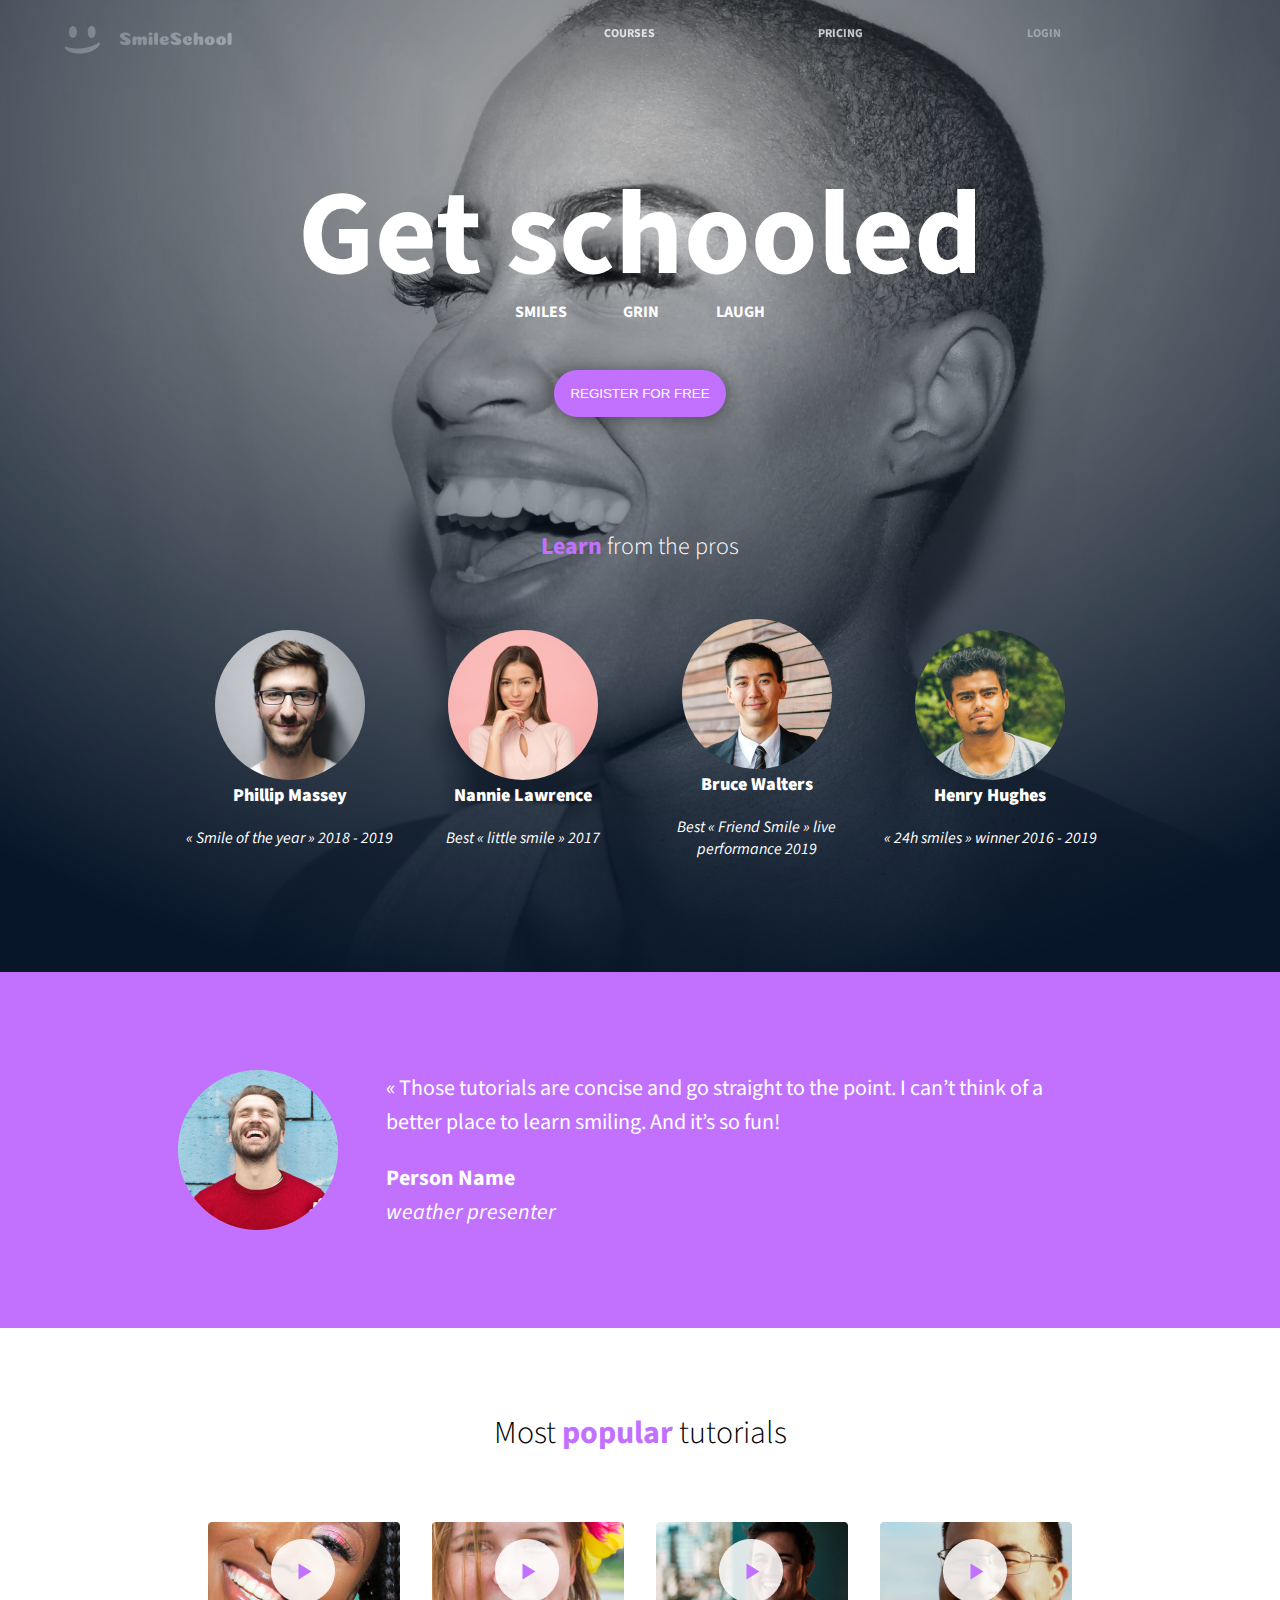
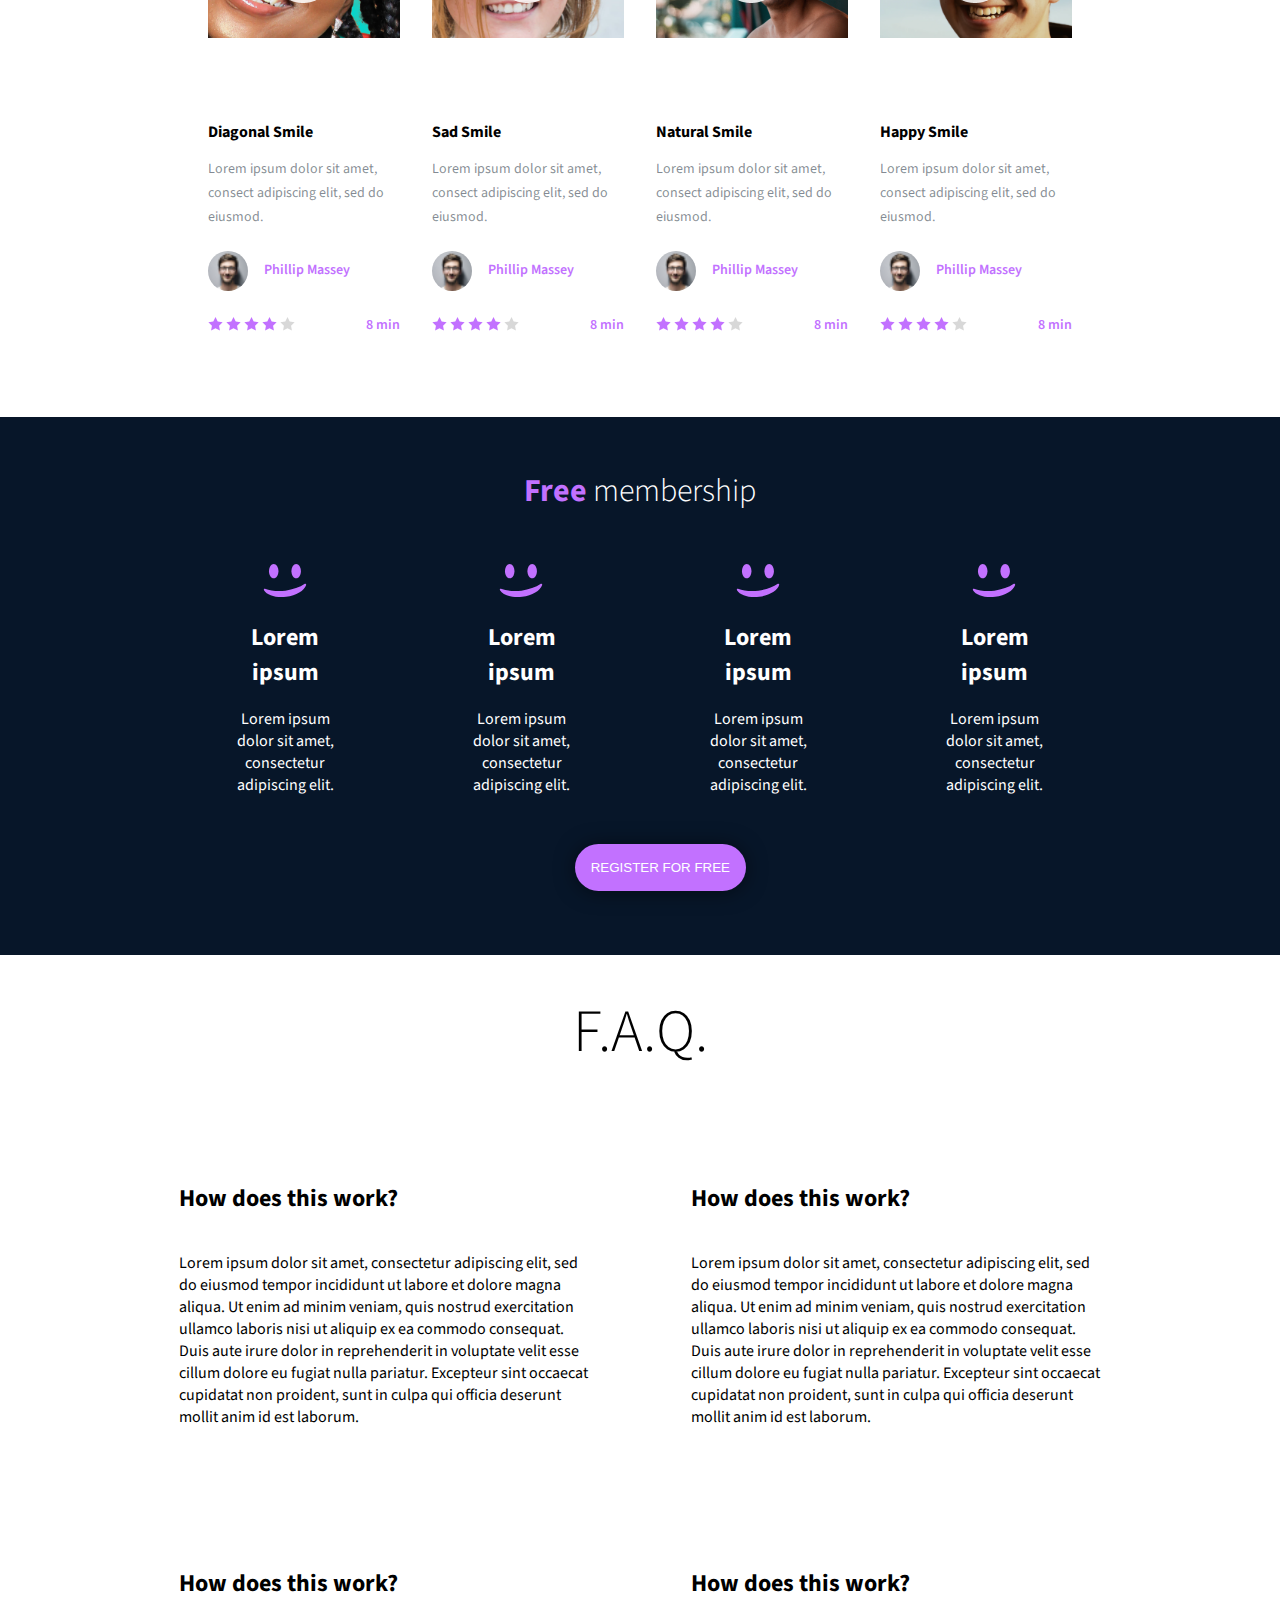
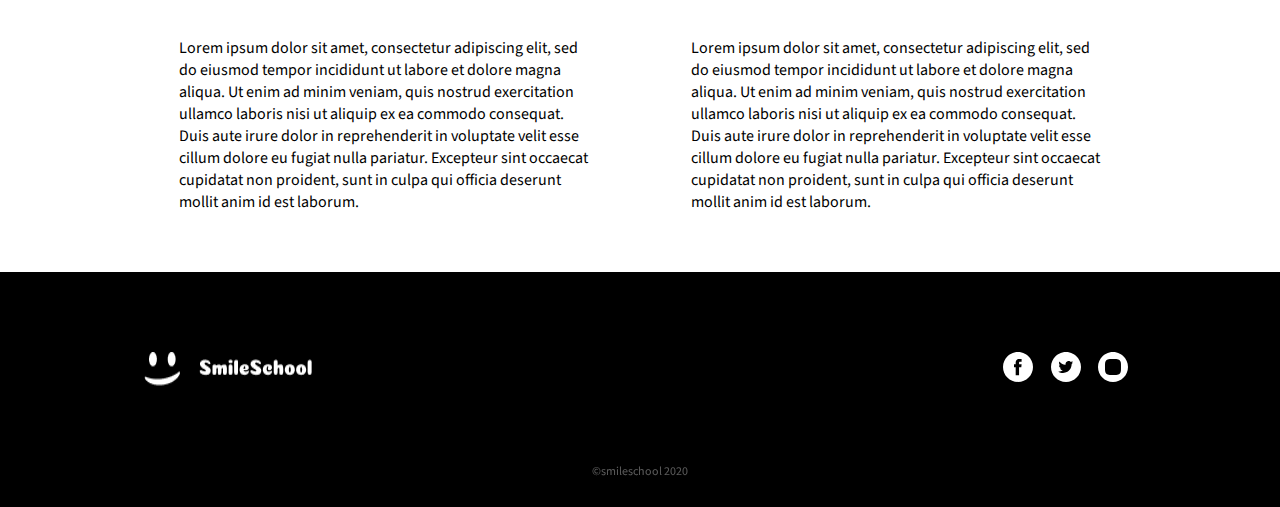
<file: css_advanced/index.html>
<!DOCTYPE html>
<html lang="en">

<head>
    <meta charset="UTF-8">
    <meta http-equiv="X-UA-Compatible" content="IE=edge">
    <meta name="viewport" content="width=device-width, initial-scale=1.0">
    <link href='https://fonts.googleapis.com/css?family=Source+Sans+Pro' rel='stylesheet' type='text/css'>
    <link rel="stylesheet" href="styles.css">
    <title>Document</title>
</head>

<body>
    <header>
        <div class="logo"><a><img src="imgs/logo.png" alt="logo" /></a></div>
        <div class="nav-urls">
            <a href="">courses</a><a href="">pricing</a><a href="">login</a>
        </div>
    </header>
    <main>
        <section class="header-section">
            <div class="schooled">
                <h1 class="schooled-title">
                    Get schooled
                </h1>
                <p class="schooled-text">
                    <span>SMILES</span>
                    <span>GRIN</span>
                    <span>LAUGH</span>
                </p>
                <button class="register-btn">REGISTER FOR FREE</button>
            </div>
            <div class="pros">
                <h2 class="pros-title"><span class="secondary-color">Learn</span> from the pros</h2>
                <div class="pros-block">
                    <div class="pros-card">
                        <img src="imgs/philip.png" alt="philip">
                        <h3>Phillip Massey</h3>
                        <p>« Smile of the year » 2018 - 2019</p>
                    </div>
                    <div class="pros-card">
                        <img src="imgs/nannie.png" alt="nannie">
                        <h3>Nannie Lawrence</h3>
                        <p>Best « little smile » 2017</p>
                    </div>
                    <div class="pros-card">
                        <img src="imgs/bruce.png" alt="bruce">
                        <h3>Bruce Walters</h3>
                        <p>Best « Friend Smile » live performance 2019</p>
                    </div>
                    <div class="pros-card">
                        <img src="imgs/henry.png" alt="henry">
                        <h3>Henry Hughes</h3>
                        <p>« 24h smiles » winner 2016 - 2019</p>
                    </div>
                </div>
            </div>
        </section>
        <section class="presenter-section">
            <div class="presenter-block">
                <img src="imgs/avatar.png" alt="avatar">
                <div>
                    <blockquote>
                        « Those tutorials are concise and go straight to the point. I can’t think of a better
                        place to learn smiling. And it’s so fun!
                    </blockquote>
                    <p class="person-name">Person Name</p>
                    <p class="weather">weather presenter</p>
                </div>
            </div>
        </section>
        <section class="videos-section">
            <h1>Most <span class="secondary-color">popular</span> tutorials</h1>
            <div class="videos-list">
                <div class="video-card">
                    <img src="imgs/preview_diag.png" alt="">
                    <a class="play" href="#"><img src="imgs/play.png" alt=""></a>
                    <h2 class="video-title">
                        Diagonal Smile
                    </h2>
                    <p class="video-desc">
                        Lorem ipsum dolor sit amet, consect adipiscing elit, sed do eiusmod.
                    </p>
                    <div class="author">
                        <img class="author-img" src="imgs/philip_sm.png" alt="philip_sm">
                        <h3 class="author-name">Phillip Massey</h3>
                    </div>
                    <div class="rating-duration">
                        <div class="rating">
                            <img src="svgs/Star_1.svg" alt="Star_1">
                            <img src="svgs/Star_1.svg" alt="Star_1">
                            <img src="svgs/Star_1.svg" alt="Star_1">
                            <img src="svgs/Star_1.svg" alt="Star_1">
                            <img src="svgs/Star_5.svg" alt="Star_5">
                        </div>
                        <p class="duration">8 min</p>
                    </div>
                </div>
                <div class="video-card">
                    <img src="imgs/preview_sad.png" alt="">
                    <a class="play" href="#"><img src="imgs/play.png" alt=""></a>
                    <h2 class="video-title">
                        Sad Smile
                    </h2>
                    <p class="video-desc">
                        Lorem ipsum dolor sit amet, consect adipiscing elit, sed do eiusmod.
                    </p>
                    <div class="author">
                        <img class="author-img" src="imgs/philip_sm.png" alt="philip_sm">
                        <h3 class="author-name">Phillip Massey</h3>
                    </div>
                    <div class="rating-duration">
                        <div class="rating">
                            <img src="svgs/Star_1.svg" alt="Star_1">
                            <img src="svgs/Star_1.svg" alt="Star_1">
                            <img src="svgs/Star_1.svg" alt="Star_1">
                            <img src="svgs/Star_1.svg" alt="Star_1">
                            <img src="svgs/Star_5.svg" alt="Star_5">
                        </div>
                        <p class="duration">8 min</p>
                    </div>
                </div>
                <div class="video-card">
                    <img src="imgs/preview_nat.png" alt="">
                    <a class="play" href="#"><img src="imgs/play.png" alt=""></a>
                    <h2 class="video-title">
                        Natural Smile
                    </h2>
                    <p class="video-desc">
                        Lorem ipsum dolor sit amet, consect adipiscing elit, sed do eiusmod.
                    </p>
                    <div class="author">
                        <img class="author-img" src="imgs/philip_sm.png" alt="philip_sm">
                        <h3 class="author-name">Phillip Massey</h3>
                    </div>
                    <div class="rating-duration">
                        <div class="rating">
                            <img src="svgs/Star_1.svg" alt="Star_1">
                            <img src="svgs/Star_1.svg" alt="Star_1">
                            <img src="svgs/Star_1.svg" alt="Star_1">
                            <img src="svgs/Star_1.svg" alt="Star_1">
                            <img src="svgs/Star_5.svg" alt="Star_5">
                        </div>
                        <p class="duration">8 min</p>
                    </div>
                </div>
                <div class="video-card">
                    <img src="imgs/preview_hap.png" alt="">
                    <a class="play" href="#"><img src="imgs/play.png" alt=""></a>
                    <h2 class="video-title">
                        Happy Smile
                    </h2>
                    <p class="video-desc">
                        Lorem ipsum dolor sit amet, consect adipiscing elit, sed do eiusmod.
                    </p>
                    <div class="author">
                        <img class="author-img" src="imgs/philip_sm.png" alt="philip_sm">
                        <h3 class="author-name">Phillip Massey</h3>
                    </div>
                    <div class="rating-duration">
                        <div class="rating">
                            <img src="svgs/Star_1.svg" alt="Star_1">
                            <img src="svgs/Star_1.svg" alt="Star_1">
                            <img src="svgs/Star_1.svg" alt="Star_1">
                            <img src="svgs/Star_1.svg" alt="Star_1">
                            <img src="svgs/Star_5.svg" alt="Star_5">
                        </div>
                        <p class="duration">8 min</p>
                    </div>
                </div>
            </div>
        </section>
        <section class="membership-section">
            <h1><span class="secondary-color">Free</span> membership</h1>
            <div class="memberships">
                <div class="membership-card">
                    <img src="svgs/smile.svg" alt="smile">
                    <h2>Lorem ipsum</h2>
                    <p>
                        Lorem ipsum dolor sit amet, consectetur adipiscing elit.
                    </p>
                </div>
                <div class="membership-card">
                    <img src="svgs/smile.svg" alt="smile">
                    <h2>Lorem ipsum</h2>
                    <p>
                        Lorem ipsum dolor sit amet, consectetur adipiscing elit.
                    </p>
                </div>
                <div class="membership-card">
                    <img src="svgs/smile.svg" alt="smile">
                    <h2>Lorem ipsum</h2>
                    <p>
                        Lorem ipsum dolor sit amet, consectetur adipiscing elit.
                    </p>
                </div>
                <div class="membership-card">
                    <img src="svgs/smile.svg" alt="smile">
                    <h2>Lorem ipsum</h2>
                    <p>
                        Lorem ipsum dolor sit amet, consectetur adipiscing elit.
                    </p>
                </div>
            </div>
            <button class="register-btn">REGISTER FOR FREE</button>
        </section>
        <section class="faq-section">
            <h1>F.A.Q.</h1>
            <div class="faq-list">
                <div class="faq-item">
                    <h2>How does this work?</h2>
                    <p>
                        Lorem ipsum dolor sit amet, consectetur adipiscing elit, sed do eiusmod tempor incididunt ut
                        labore et dolore magna aliqua. Ut enim ad minim veniam, quis nostrud exercitation ullamco
                        laboris nisi ut aliquip ex ea commodo consequat. Duis aute irure dolor in reprehenderit in
                        voluptate velit esse cillum dolore eu fugiat nulla pariatur. Excepteur sint occaecat cupidatat
                        non proident, sunt in culpa qui officia deserunt mollit anim id est laborum.
                    </p>
                </div>
                <div class="faq-item">
                    <h2>How does this work?</h2>
                    <p>
                        Lorem ipsum dolor sit amet, consectetur adipiscing elit, sed do eiusmod tempor incididunt ut
                        labore et dolore magna aliqua. Ut enim ad minim veniam, quis nostrud exercitation ullamco
                        laboris nisi ut aliquip ex ea commodo consequat. Duis aute irure dolor in reprehenderit in
                        voluptate velit esse cillum dolore eu fugiat nulla pariatur. Excepteur sint occaecat cupidatat
                        non proident, sunt in culpa qui officia deserunt mollit anim id est laborum.
                    </p>
                </div>
            </div>
            <div class="faq-list">
                <div class="faq-item">
                    <h2>How does this work?</h2>
                    <p>
                        Lorem ipsum dolor sit amet, consectetur adipiscing elit, sed do eiusmod tempor incididunt ut
                        labore et dolore magna aliqua. Ut enim ad minim veniam, quis nostrud exercitation ullamco
                        laboris nisi ut aliquip ex ea commodo consequat. Duis aute irure dolor in reprehenderit in
                        voluptate velit esse cillum dolore eu fugiat nulla pariatur. Excepteur sint occaecat cupidatat
                        non proident, sunt in culpa qui officia deserunt mollit anim id est laborum.
                    </p>
                </div>
                <div class="faq-item">
                    <h2>How does this work?</h2>
                    <p>
                        Lorem ipsum dolor sit amet, consectetur adipiscing elit, sed do eiusmod tempor incididunt ut
                        labore et dolore magna aliqua. Ut enim ad minim veniam, quis nostrud exercitation ullamco
                        laboris nisi ut aliquip ex ea commodo consequat. Duis aute irure dolor in reprehenderit in
                        voluptate velit esse cillum dolore eu fugiat nulla pariatur. Excepteur sint occaecat cupidatat
                        non proident, sunt in culpa qui officia deserunt mollit anim id est laborum.
                    </p>
                </div>
            </div>
        </section>
    </main>
    <footer>
        <div class="ft-container">
            <div class="nav-ft">
                <img src="imgs/logo.png" alt="">
                <div>
                    <a href=""><img src="svgs/facebook.svg" alt=""></a>
                    <a href=""><img src="svgs/twitter.svg" alt=""></a>
                    <a href=""><img src="svgs/Combined Shape.svg" alt=""></a>
                </div>
            </div>
            <p>©smileschool 2020</p>
        </div>
    </footer>
</body>

</html>
</file>
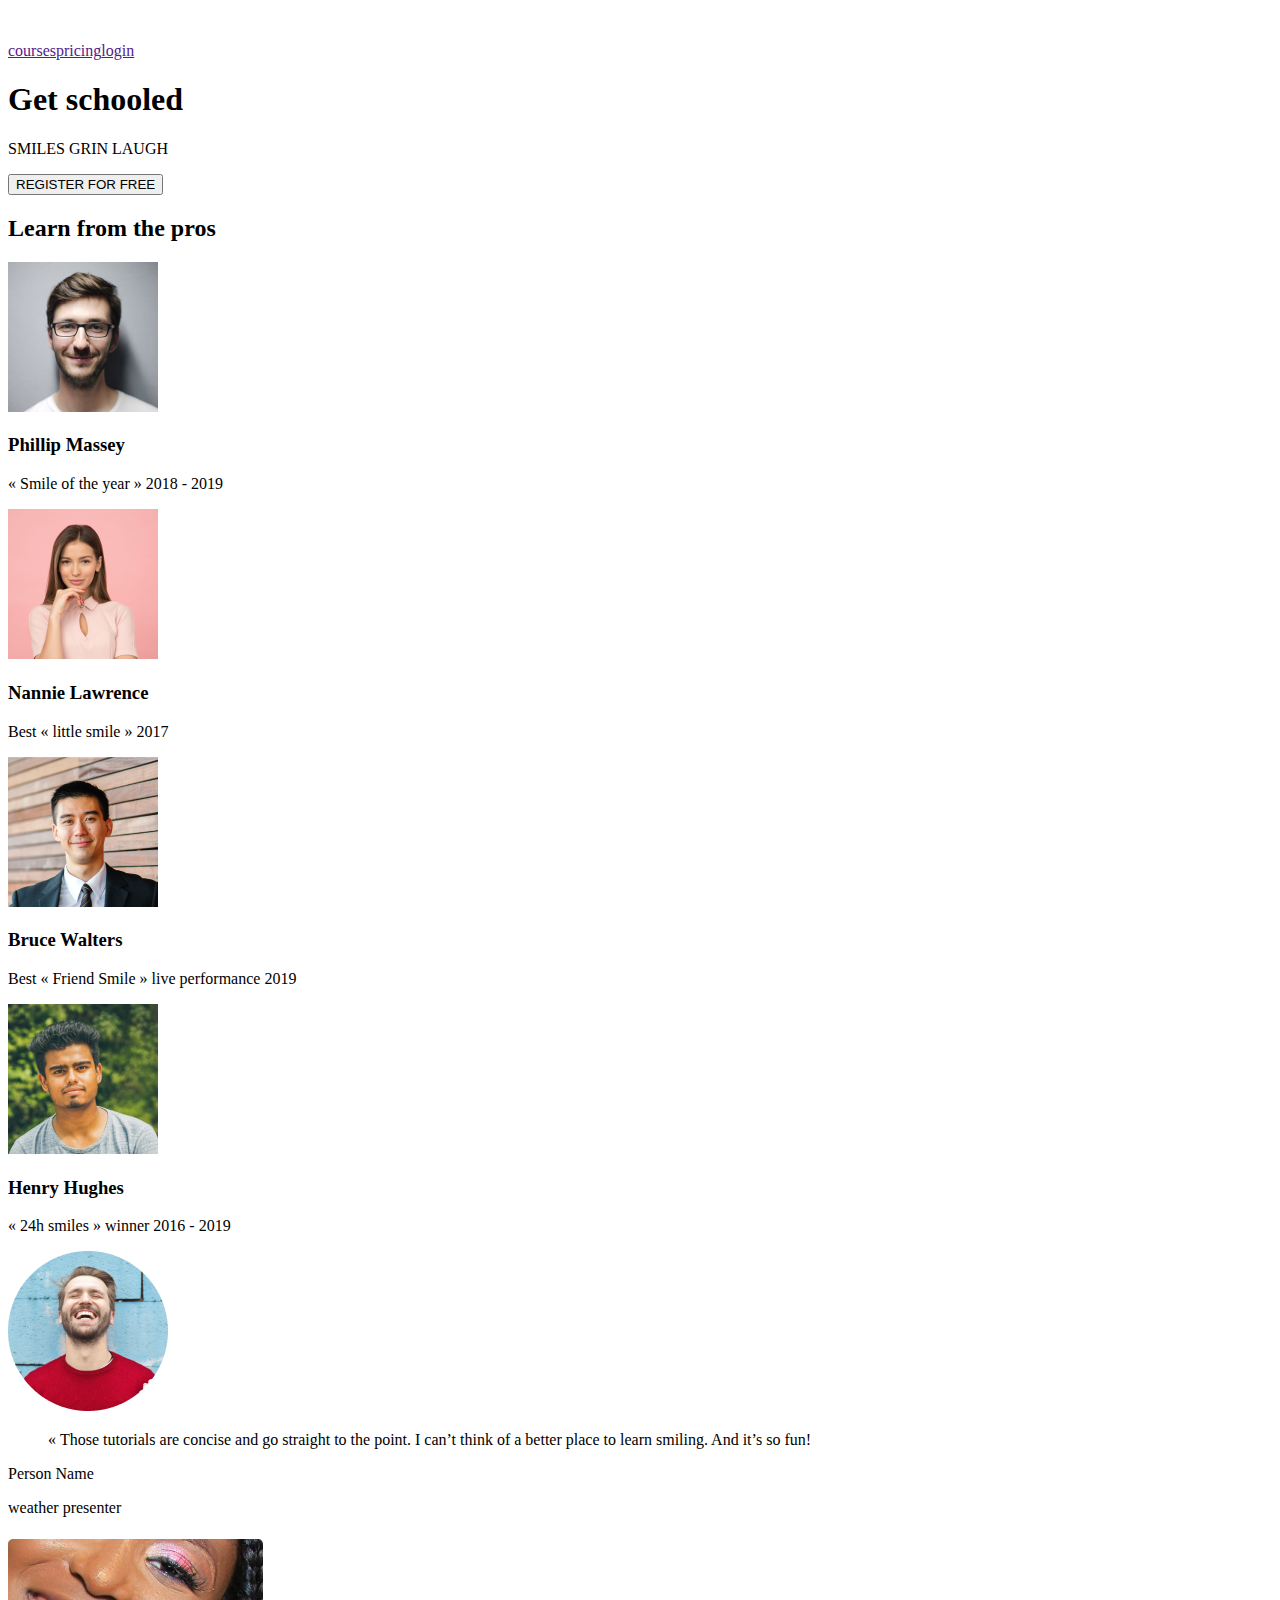
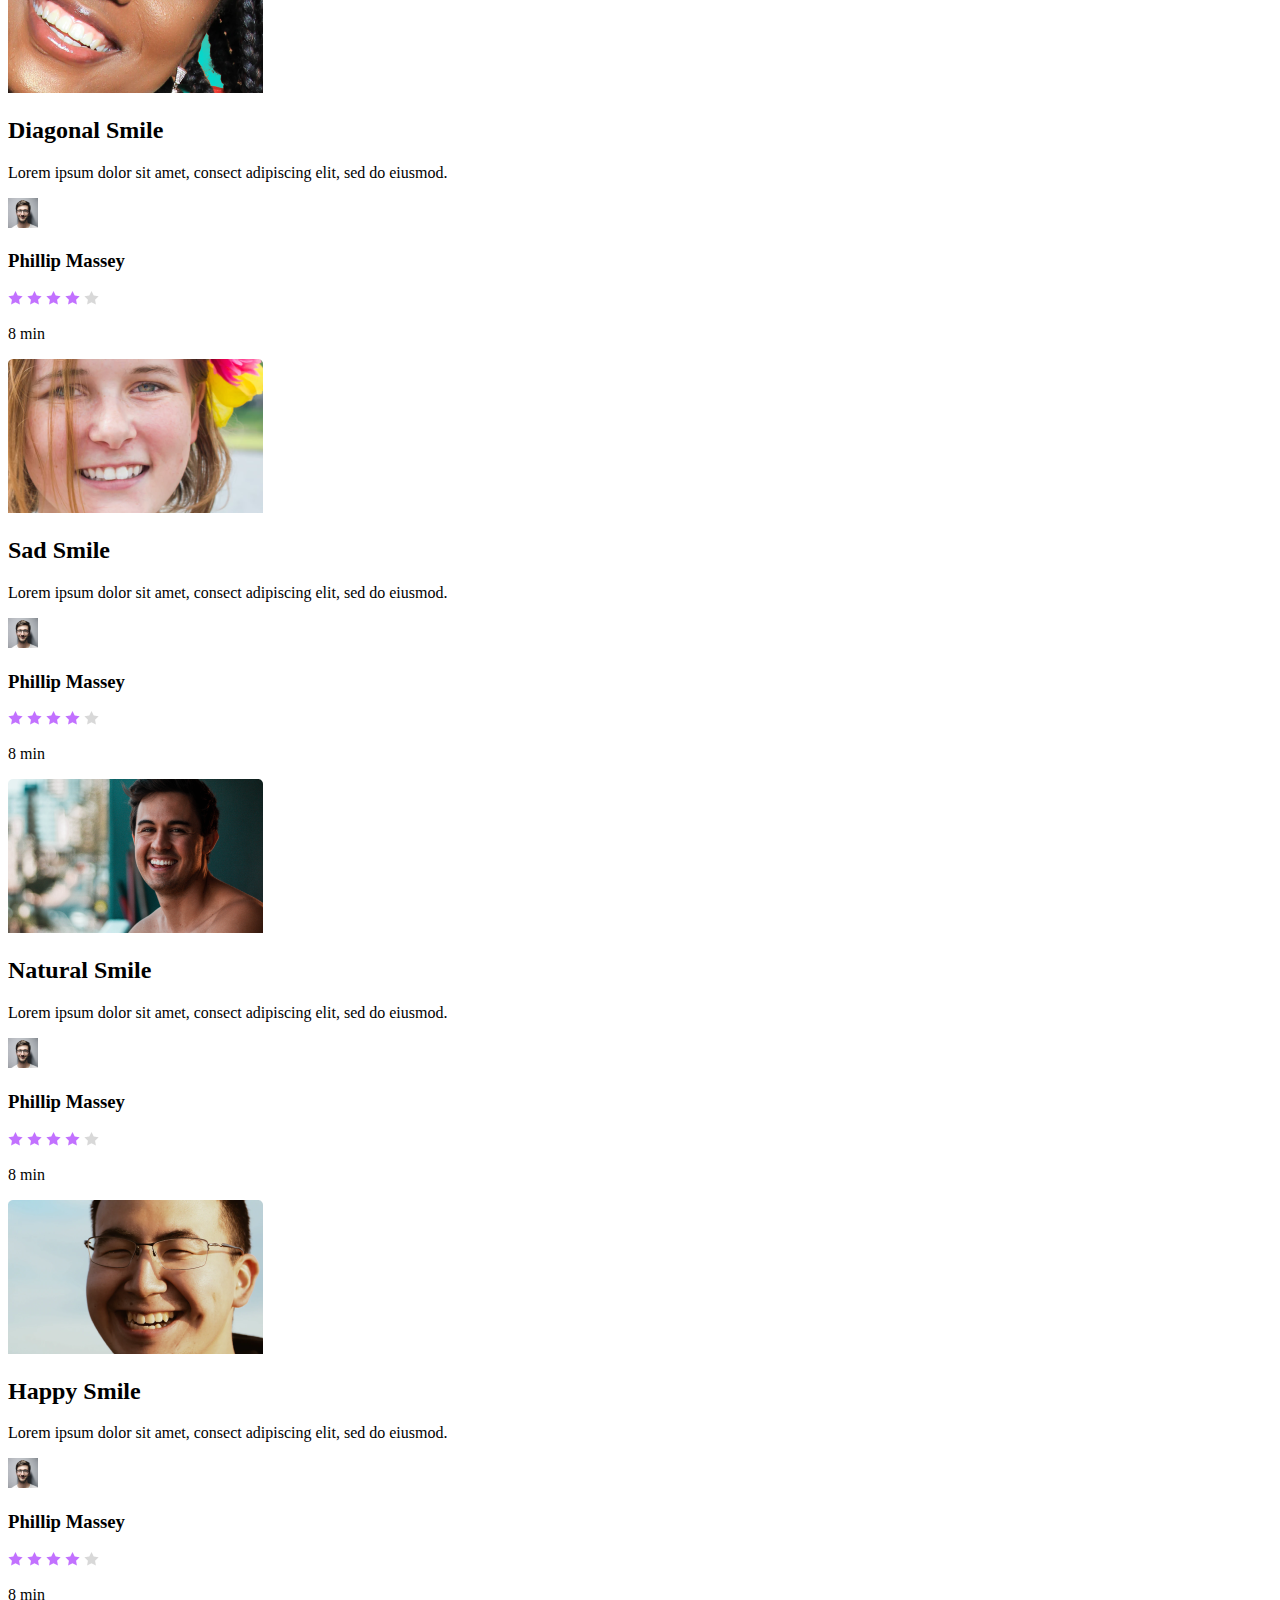
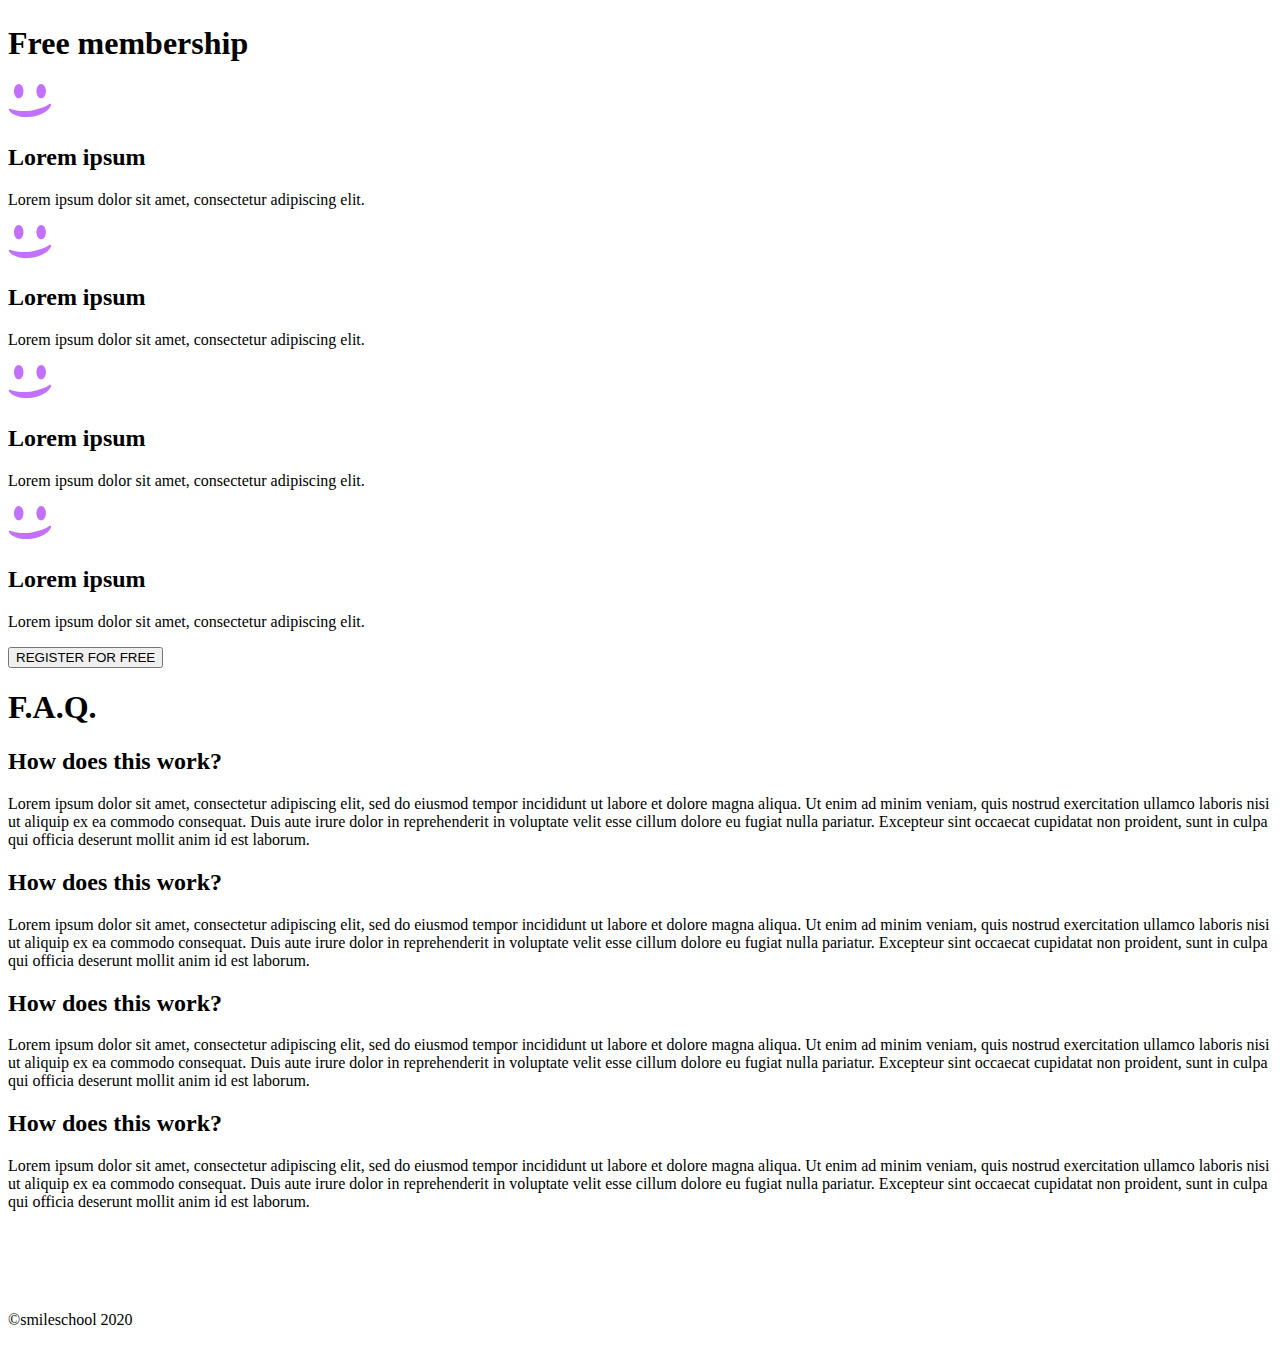
<file: html_advanced/index.html>
<!DOCTYPE html>
<html lang="en">

<head>
    <meta charset="UTF-8">
    <meta http-equiv="X-UA-Compatible" content="IE=edge">
    <meta name="viewport" content="width=device-width, initial-scale=1.0">
    <title>Document</title>
</head>

<body>
    <header>
        <div><a><img src="imgs/logo.png" alt="logo" /></a></div>
        <div>
            <a href="">courses</a><a href="">pricing</a><a href="">login</a>
        </div>
    </header>
    <main>
        <section>
            <div>
                <h1>
                    Get schooled
                </h1>
                <p>
                    <span>SMILES</span>
                    <span>GRIN</span>
                    <span>LAUGH</span>
                </p>
                <button class="register-btn">REGISTER FOR FREE</button>
            </div>
            <div>
                <h2><span>Learn</span> from the pros</h2>
                <div>
                    <div>
                        <img src="imgs/philip.png" alt="philip">
                        <h3>Phillip Massey</h3>
                        <p>« Smile of the year » 2018 - 2019</p>
                    </div>
                    <div>
                        <img src="imgs/nannie.png" alt="nannie">
                        <h3>Nannie Lawrence</h3>
                        <p>Best « little smile » 2017</p>
                    </div>
                    <div>
                        <img src="imgs/bruce.png" alt="bruce">
                        <h3>Bruce Walters</h3>
                        <p>Best « Friend Smile » live performance 2019</p>
                    </div>
                    <div>
                        <img src="imgs/henry.png" alt="henry">
                        <h3>Henry Hughes</h3>
                        <p>« 24h smiles » winner 2016 - 2019</p>
                    </div>
                </div>
            </div>
        </section>
        <section>
            <div>
                <img src="imgs/avatar.png" alt="avatar">
                <div>
                    <blockquote>
                        « Those tutorials are concise and go straight to the point. I can’t think of a better
                        place to learn smiling. And it’s so fun!
                    </blockquote>
                    <p>Person Name</p>
                    <p>weather presenter</p>
                </div>
            </div>
        </section>
        <section>
            <h1></h1>
            <div>
                <div class="videos-list">
                    <img src="imgs/preview_diag.png" alt="">
                    <h2 class="video-title">
                        Diagonal Smile
                    </h2>
                    <p class="video-desc">
                        Lorem ipsum dolor sit amet, consect adipiscing elit, sed do eiusmod.
                    </p>
                    <div class="author">
                        <img class="author-img" src="imgs/philip_sm.png" alt="philip_sm">
                        <h3 class="author-name">Phillip Massey</h3>
                    </div>
                    <div class="rating">
                        <img src="svgs/Star_1.svg" alt="">
                        <img src="svgs/Star_1.svg" alt="">
                        <img src="svgs/Star_1.svg" alt="">
                        <img src="svgs/Star_1.svg" alt="">
                        <img src="svgs/Star_5.svg" alt="">
                    </div>
                    <p class="duration">8 min</p>
                </div>
                <div class="videos-list">
                    <img src="imgs/preview_sad.png" alt="">
                    <h2 class="video-title">
                        Sad Smile
                    </h2>
                    <p class="video-desc">
                        Lorem ipsum dolor sit amet, consect adipiscing elit, sed do eiusmod.
                    </p>
                    <div class="author">
                        <img class="author-img" src="imgs/philip_sm.png" alt="philip_sm">
                        <h3 class="author-name">Phillip Massey</h3>
                    </div>
                    <div class="rating">
                        <img src="svgs/Star_1.svg" alt="">
                        <img src="svgs/Star_1.svg" alt="">
                        <img src="svgs/Star_1.svg" alt="">
                        <img src="svgs/Star_1.svg" alt="">
                        <img src="svgs/Star_5.svg" alt="">
                    </div>
                    <p class="duration">8 min</p>
                </div>
                <div class="videos-list">
                    <img src="imgs/preview_nat.png" alt="">
                    <h2 class="video-title">
                        Natural Smile
                    </h2>
                    <p class="video-desc">
                        Lorem ipsum dolor sit amet, consect adipiscing elit, sed do eiusmod.
                    </p>
                    <div class="author">
                        <img class="author-img" src="imgs/philip_sm.png" alt="philip_sm">
                        <h3 class="author-name">Phillip Massey</h3>
                    </div>
                    <div class="rating">
                        <img src="svgs/Star_1.svg" alt="">
                        <img src="svgs/Star_1.svg" alt="">
                        <img src="svgs/Star_1.svg" alt="">
                        <img src="svgs/Star_1.svg" alt="">
                        <img src="svgs/Star_5.svg" alt="">
                    </div>
                    <p class="duration">8 min</p>
                </div>
                <div class="videos-list">
                    <img src="imgs/preview_hap.png" alt="">
                    <h2 class="video-title">
                        Happy Smile
                    </h2>
                    <p class="video-desc">
                        Lorem ipsum dolor sit amet, consect adipiscing elit, sed do eiusmod.
                    </p>
                    <div class="author">
                        <img class="author-img" src="imgs/philip_sm.png" alt="philip_sm">
                        <h3 class="author-name">Phillip Massey</h3>
                    </div>
                    <div class="rating">
                        <img src="svgs/Star_1.svg" alt="">
                        <img src="svgs/Star_1.svg" alt="">
                        <img src="svgs/Star_1.svg" alt="">
                        <img src="svgs/Star_1.svg" alt="">
                        <img src="svgs/Star_5.svg" alt="">
                    </div>
                    <p class="duration">8 min</p>
                </div>
            </div>
        </section>
        <section>
            <h1><span>Free</span> membership</h1>
            <div>
                <div>
                    <img src="svgs/smile.svg" alt="smile">
                    <h2>Lorem ipsum</h2>
                    <p>
                        Lorem ipsum dolor sit amet, consectetur adipiscing elit.
                    </p>
                </div>
                <div>
                    <img src="svgs/smile.svg" alt="smile">
                    <h2>Lorem ipsum</h2>
                    <p>
                        Lorem ipsum dolor sit amet, consectetur adipiscing elit.
                    </p>
                </div>
                <div>
                    <img src="svgs/smile.svg" alt="smile">
                    <h2>Lorem ipsum</h2>
                    <p>
                        Lorem ipsum dolor sit amet, consectetur adipiscing elit.
                    </p>
                </div>
                <div>
                    <img src="svgs/smile.svg" alt="smile">
                    <h2>Lorem ipsum</h2>
                    <p>
                        Lorem ipsum dolor sit amet, consectetur adipiscing elit.
                    </p>
                </div>
            </div>
            <button class="register-btn">REGISTER FOR FREE</button>
        </section>
        <section>
            <h1>F.A.Q.</h1>
            <div>
                <div>
                    <h2>How does this work?</h2>
                    <p>
                        Lorem ipsum dolor sit amet, consectetur adipiscing elit, sed do eiusmod tempor incididunt ut
                        labore et dolore magna aliqua. Ut enim ad minim veniam, quis nostrud exercitation ullamco
                        laboris nisi ut aliquip ex ea commodo consequat. Duis aute irure dolor in reprehenderit in
                        voluptate velit esse cillum dolore eu fugiat nulla pariatur. Excepteur sint occaecat cupidatat
                        non proident, sunt in culpa qui officia deserunt mollit anim id est laborum.
                    </p>
                </div>
                <div>
                    <h2>How does this work?</h2>
                    <p>
                        Lorem ipsum dolor sit amet, consectetur adipiscing elit, sed do eiusmod tempor incididunt ut
                        labore et dolore magna aliqua. Ut enim ad minim veniam, quis nostrud exercitation ullamco
                        laboris nisi ut aliquip ex ea commodo consequat. Duis aute irure dolor in reprehenderit in
                        voluptate velit esse cillum dolore eu fugiat nulla pariatur. Excepteur sint occaecat cupidatat
                        non proident, sunt in culpa qui officia deserunt mollit anim id est laborum.
                    </p>
                </div>
                <div>
                    <h2>How does this work?</h2>
                    <p>
                        Lorem ipsum dolor sit amet, consectetur adipiscing elit, sed do eiusmod tempor incididunt ut
                        labore et dolore magna aliqua. Ut enim ad minim veniam, quis nostrud exercitation ullamco
                        laboris nisi ut aliquip ex ea commodo consequat. Duis aute irure dolor in reprehenderit in
                        voluptate velit esse cillum dolore eu fugiat nulla pariatur. Excepteur sint occaecat cupidatat
                        non proident, sunt in culpa qui officia deserunt mollit anim id est laborum.
                    </p>
                </div>
                <div>
                    <h2>How does this work?</h2>
                    <p>
                        Lorem ipsum dolor sit amet, consectetur adipiscing elit, sed do eiusmod tempor incididunt ut
                        labore et dolore magna aliqua. Ut enim ad minim veniam, quis nostrud exercitation ullamco
                        laboris nisi ut aliquip ex ea commodo consequat. Duis aute irure dolor in reprehenderit in
                        voluptate velit esse cillum dolore eu fugiat nulla pariatur. Excepteur sint occaecat cupidatat
                        non proident, sunt in culpa qui officia deserunt mollit anim id est laborum.
                    </p>
                </div>
            </div>
        </section>
    </main>
    <footer>
        <div>
            <div>
                <img src="imgs/logo.png" alt="">
                <div>
                    <a href=""><img src="svgs/facebook.svg" alt=""></a>
                    <a href=""><img src="svgs/twitter.svg" alt=""></a>
                    <a href=""><img src="svgs/instagram.svg" alt=""></a>
                </div>
            </div>
            <p>©smileschool 2020</p>
        </div>
    </footer>
</body>

</html>
</file>
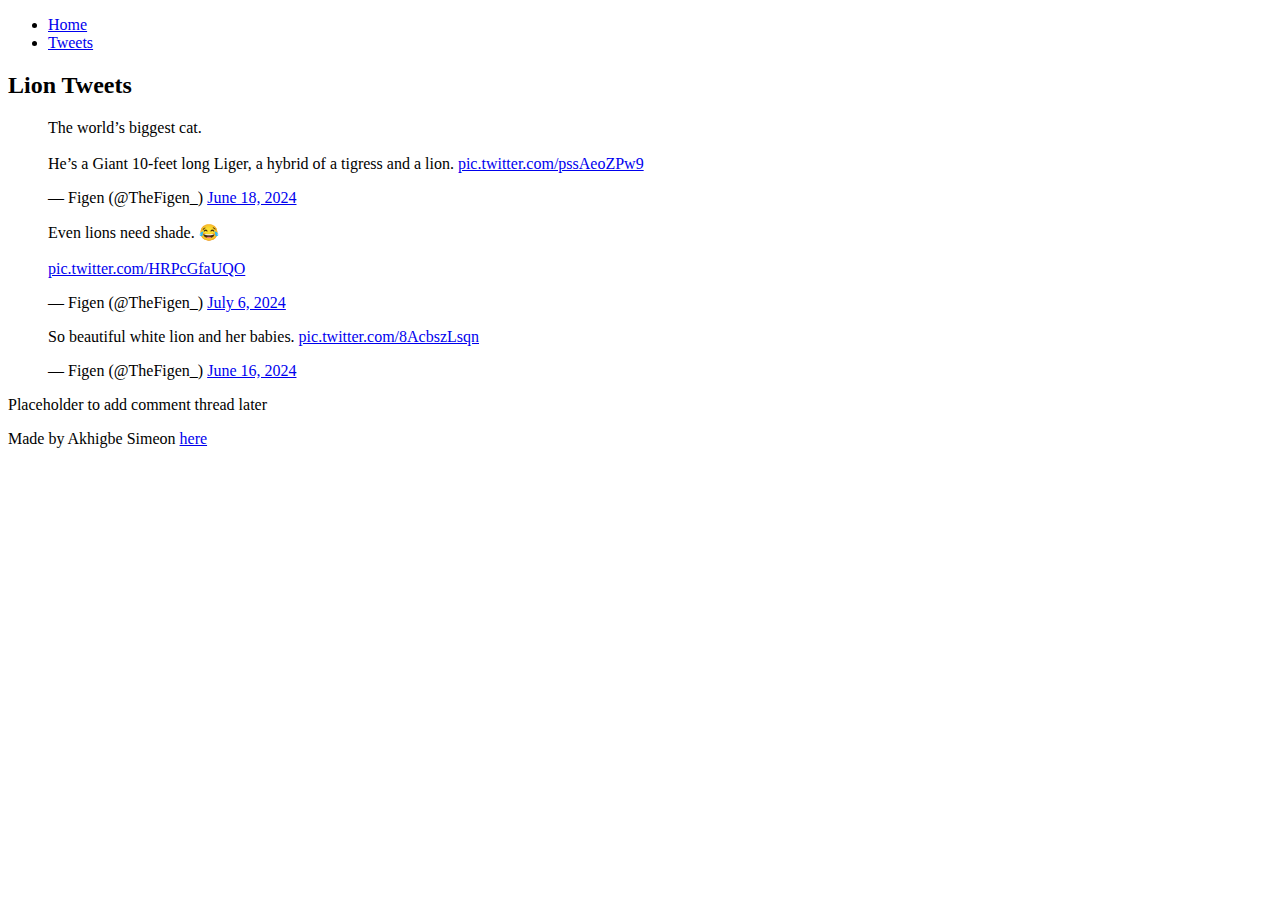
<file: html_basic/tweet.html>
<!DOCTYPE html>
<html lang="en">
<head>
    <meta charset="UTF-8">
    <meta name="viewport" content="width=device-width, initial-scale=1.0">
    <title>Lion Tweets</title>
</head>
<body>
    <header>
        <nav>
            <ul>
                <li><a href="index.html">Home</a></li>
                <li><a href="tweets.html">Tweets</a></li>
            </ul>
        </nav>
    </header>

    <main>
        <article>
            <h2>Lion Tweets</h2>
            
            <blockquote class="twitter-tweet">
                <p lang="en" dir="ltr">
                    The world’s biggest cat.<br><br>
                    He’s a Giant 10-feet long Liger, a hybrid of a tigress and a lion.
                    <a href="https://t.co/pssAeoZPw9">pic.twitter.com/pssAeoZPw9</a>
                </p>
                &mdash; Figen (@TheFigen_) 
                <a href="https://twitter.com/TheFigen_/status/1803183174895169943?ref_src=twsrc%5Etfw">June 18, 2024</a>
            </blockquote>
            
            <blockquote class="twitter-tweet">
                <p lang="en" dir="ltr">
                    Even lions need shade. 😂<br><br>
                    <a href="https://t.co/HRPcGfaUQO">pic.twitter.com/HRPcGfaUQO</a>
                </p>
                &mdash; Figen (@TheFigen_) 
                <a href="https://twitter.com/TheFigen_/status/1809571923178766557?ref_src=twsrc%5Etfw">July 6, 2024</a>
            </blockquote>
            
            <blockquote class="twitter-tweet">
                <p lang="en" dir="ltr">
                    So beautiful white lion and her babies. 
                    <a href="https://t.co/8AcbszLsqn">pic.twitter.com/8AcbszLsqn</a>
                </p>
                &mdash; Figen (@TheFigen_) 
                <a href="https://twitter.com/TheFigen_/status/1802316944260976932?ref_src=twsrc%5Etfw">June 16, 2024</a>
            </blockquote>
            
            <script async src="https://platform.twitter.com/widgets.js"></script>
        </article>

        <aside>
            <p>Placeholder to add comment thread later</p>
        </aside>
    </main>

    <footer>
        <p>Made by Akhigbe Simeon
            <a href="https://yourlink.com" target="_blank">here</a>
        </p>
    </footer>
</body>
</html>
</file>
<file: css_advanced/styles.css>
body {
  font-family: "Source Sans Pro";
  font-style: normal;
}
header {
  display: flex;
  flex-direction: row;
  flex: auto;
  background-image: url("./imgs/banner.png");
  padding: 2% 5% 2% 5%;
  filter: grayscale(100%);
  position: absolute;
  left: -0.025%;
  right: -0.025%;
  top: 0%;
  bottom: -26.48%;
}

header .logo {
  flex: 2;
  z-index: 1;
}

header .nav-urls {
  flex: 4;
  font-weight: 700;
  font-size: 12px;
  line-height: 15px;
  text-transform: uppercase;
  z-index: 1;
  display: flex;
  justify-content: space-evenly;
}
header .nav-urls a {
  margin-left: 1%;
  margin-right: 1%;
  text-decoration: none;
  color: white;
}
.header-section {
  /* position: absolute; */
  left: 20%;
  right: 20%;
  display: flex;
  flex-direction: column;
  margin-bottom: -2.6rem;
  background-blend-mode: color;
  background: rgba(0, 0, 0, 1);
  background: radial-gradient(
    85.9% 85.9% at 50% 14.1%,
    rgba(41, 48, 61, 0.0001) 0%,
    #071629 100%
  );
  color: white;
}
.schooled {
  display: flex;
  flex-direction: column;
  padding-top: 5rem;
}
.schooled-title {
  height: 151px;
  font-weight: 700;
  font-size: 120px;
  line-height: 151px;
  text-align: center;
  color: #ffffff;
}

.schooled-text {
  height: 20px;
  position: relative;
  margin-top: -7%;
  text-align: center;
  font-weight: 700;
  font-size: 16px;
  line-height: 20px;
  color: #ffffff;
  display: flex;
  justify-content: space-around;
  margin-left: 38%;
  margin-right: 38%;
}

.register-btn {
  background: #c271ff;
  border-radius: 25px;
  border: none;
  padding: 0.7rem;
  color: white;
  font-weight: 500;
  box-shadow: 0px 1px 20px rgba(0, 0, 0, 0.5);
  position: relative;
  align-self: center;
  margin: 2rem;
  padding: 1rem;
}

.secondary-color {
  color: #c271ff;
}
.pros {
  padding: 2%;
  display: flex;
  flex-direction: column;
}
.pros-title {
  position: relative;
  align-self: center;
  padding: 2rem;
  font-weight: 300;
  line-height: 40px;
}
.pros-title .secondary-color {
  font-weight: 700;
}
.pros-block {
  display: flex;
  flex-direction: row;
  justify-content: center;
}
.pros-card {
  width: 19%;
  /* padding: 1.5% 4% 1.5% 4%;*/
  margin-bottom: 7rem;
  display: flex;
  flex-direction: column;
  justify-content: center;
  align-items: center;
}
.pros img {
  border-radius: 50%;
  max-width: 80%;
}
.pros-card h3 {
  font-weight: 900;
  font-size: 18px;
  margin-top: 0.2rem;
  margin-bottom: 0.2rem;
  text-align: center;
}
.pros-card p {
  font-style: italic;
  text-align: center;
  font-size: 16px;
}
main {
  position: relative;
  display: flex;
  flex-direction: column;
  margin: -8px;
}

.presenter-section {
  /* position: absolute; */
  background-color: #c271ff;
  padding: 6%;
}
.presenter-block {
  display: flex;
  flex-direction: row;
  justify-content: center;
  align-items: center;
  color: white;
  padding-left: 9%;
  padding-right: 9%;
}
.presenter-block img {
  width: 160px;
  height: 160px;
  margin-right: 3rem;
}
.presenter-block blockquote {
  font-weight: 400;
  font-size: 22px;
  line-height: 34px;
  margin-left: 0;
}
.presenter-block .person-name {
  font-weight: 700;
  font-size: 22px;
  line-height: 34px;
  margin-bottom: 0;
}
.presenter-block .weather {
  font-style: italic;
  font-weight: 400;
  font-size: 22px;
  line-height: 34px;
  margin-top: 0;
}
.videos-section {
  display: flex;
  flex-direction: column;
  padding-top: 3rem;
  padding-bottom: 3rem;
}
.videos-section h1,
.membership-section h1,
.faq-section h1 {
  text-align: center;
}
.videos-section h1 {
  font-weight: 300;
  font-size: 32px;
  line-height: 40px;
  padding-top: 1rem;
  padding-bottom: 2rem;
}
.faq-section h1 {
  font-weight: 300;
  font-size: 60px;
  line-height: 75px;
}
.videos-list {
  display: flex;
  flex-direction: row;
  justify-content: center;
}
.video-card {
  padding: 1rem;
  display: flex;
  flex-direction: column;
  max-width: 15%;
}
.video-card h2 {
  font-weight: 700;
  font-size: 16px;
  line-height: 20px;
  margin-bottom: 0.1rem;
}
.video-card .video-desc {
  font-weight: 400;
  font-size: 14px;
  line-height: 24px;
  color: rgba(7, 22, 41, 0.501584);
}
.video-card .play {
  position: relative;
  top: -23%;
  left: 33%;
}
.video-card .author {
  display: flex;
  align-items: center;
}
.author img {
  border-radius: 50%;
  width: 40px;
  height: 40px;
}
.author h3 {
  font-weight: 600;
  font-size: 14px;
  line-height: 27px;
  /* identical to box height, or 193% */
  color: #c271ff;
  margin-left: 1rem;
}
.rating-duration {
  display: flex;
  justify-content: space-between;
  align-items: center;
}
.duration {
  font-weight: 600;
  font-size: 14px;
  line-height: 27px;
  /* identical to box height, or 193% */
  text-align: right;
  color: #c271ff;
}
.membership-section {
  color: white;
  background: #071629;
  padding: 2rem;
}
.membership-section .secondary-color,
.videos-section .secondary-color {
  font-weight: 700;
  font-size: 32px;
  line-height: 40px;
  text-align: center;
}
.membership-section h1 {
  font-weight: 300;
  font-size: 32px;
  line-height: 40px;
  text-align: center;
  padding-bottom: 2rem;
}
.membership-section button {
  left: 42%;
}
.memberships {
  display: flex;
  justify-content: space-evenly;
  padding-left: 5rem;
  padding-right: 5rem;
}
.membership-card {
  display: flex;
  flex-direction: column;
  max-width: 12%;
  align-items: center;
  text-align: center;
}
.membership-card h2 {
  margin-bottom: 0.1rem;
}

.faq-list {
  display: flex;
  padding-left: 10%;
  padding-right: 10%;
}
.faq-item {
  display: flex;
  flex: 50%;
  flex-direction: column;
  width: 50%;
  padding: 5%;
}
footer {
  background: black;
  padding: 1rem;
  margin: -8px;
}
.ft-container {
  display: flex;
  flex-direction: column;
}
.nav-ft {
  display: flex;
  justify-content: space-between;
  padding: 4rem 8rem 4rem 8rem;
}

.nav-ft div a {
  margin-left: 0.4rem;
  margin-right: 0.5rem;
}

.ft-container p {
  color: white;
  opacity: 0.35;
  text-align: center;
  font-weight: 400;
  font-size: 12px;
  line-height: 15px;
}
</file>
